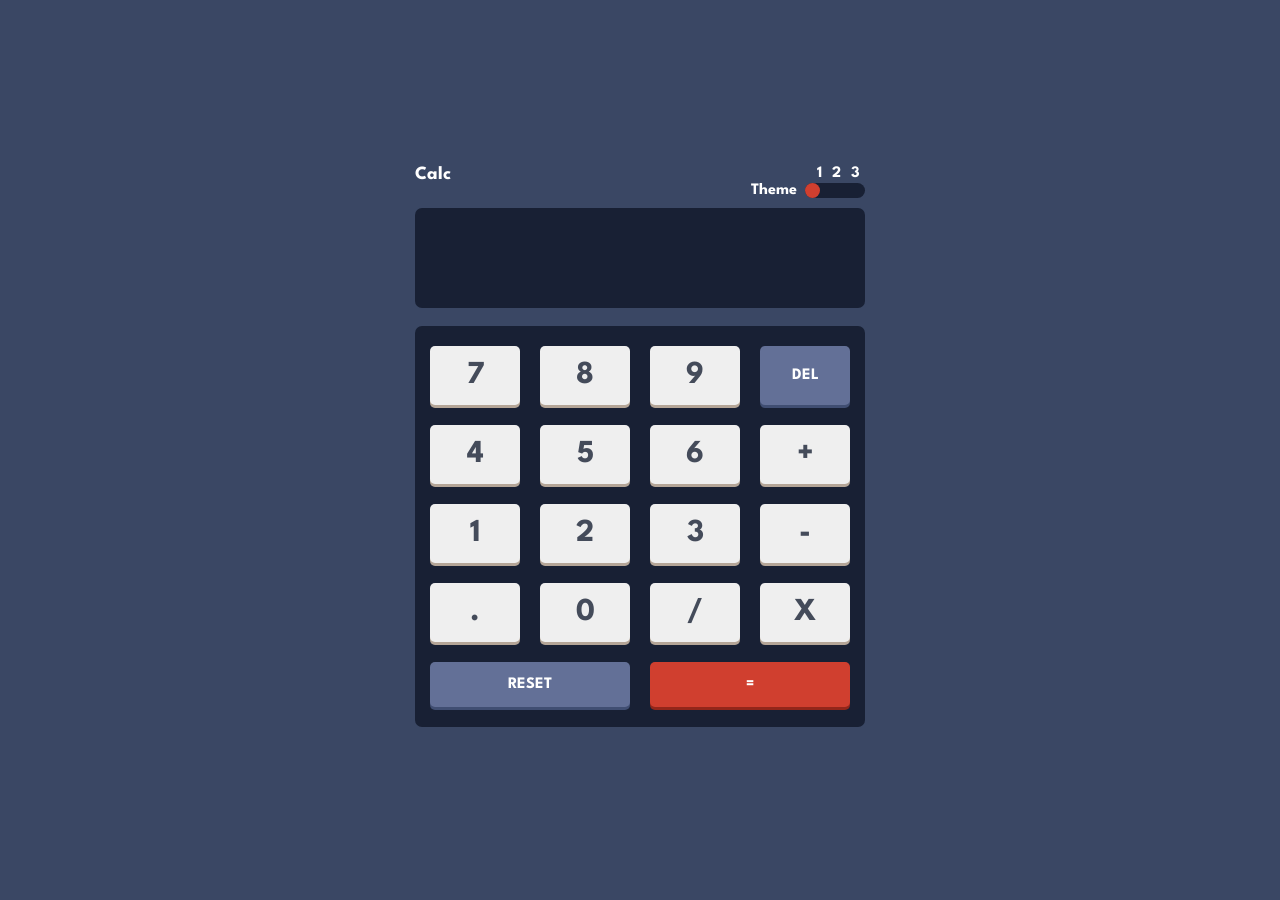
<file: my-simple-calc/index.html>
<!DOCTYPE html>
<html>
<head>
	<meta charset="utf-8">
	<title>Calculator App</title>
	<link rel="stylesheet" type="text/css" href="style.css">
	<meta name="viewport" content="width=device-width, initial-scale=1.0">
</head>
<body>
	<div class="coantainer">
		<div class="title">
			<div class="toggle">
				<h3>Calc</h3>
				<div class="right">
					<p id="one">1</p>
					<p id="two">2</p>
					<p id="three">3</p>
				</div>
			</div>
			<div class="control">
				<p>Theme</p>
				<div class="box">
					<div id="circle"></div>
				</div>
			</div>
		</div>
		<div class="screen">
			<form name="calc">
				<input type="text" name="text" readonly id="screen">
			</form>
		</div>
		<div class="cal-body">
			<div class="btn">
				<button class="num" onclick="document.calc.text.value+='7'">7</button>
				<button class="num" onclick="document.calc.text.value+='8'">8</button>
				<button class="num" onclick="document.calc.text.value+='9'">9</button>
				<button class="del" onclick="del()">DEL</button>
				<button class="num" onclick="document.calc.text.value+='4'">4</button>
				<button class="num" onclick="document.calc.text.value+='5'">5</button>
				<button class="num" onclick="document.calc.text.value+='6'">6</button>
				<button onclick="document.calc.text.value+='+'">+</button>
				<button class="num" onclick="document.calc.text.value+='1'">1</button>
				<button class="num" onclick="document.calc.text.value+='2'">2</button>
				<button class="num" onclick="document.calc.text.value+='3'">3</button>
				<button onclick="document.calc.text.value+='-'">-</button>
				<button onclick="document.calc.text.value+='.'">.</button>
				<button class="num" onclick="document.calc.text.value+='0'">0</button>
				<button onclick="document.calc.text.value+='/'">/</button>
				<button onclick="document.calc.text.value+='*'">X</button>
				<button class="reset" onclick="document.calc.text.value=''">RESET</button>
				<button class="equal" onclick="document.calc.text.value= eval(calc.text.value)">=</button>
			</div>
		</div>
	</div>
	<script src="calculator.js"></script>
</body>
</html>
</file>
<file: my-simple-calc/style.css>
@import url('https://fonts.googleapis.com/css2?family=Spartan:wght@700&display=swap');
*{
	padding: 0;
	margin: 0;
	box-sizing: border-box;
	font-family: 'Spartan', sans-serif;
	color: hsl(221, 14%, 31%);
	font-weight: 700;
}

:root{
	--mainbgcolor: hsl(222, 26%, 31%);
	--mainbg1color: hsl(0, 0%, 90%);
	--mainbg2color: hsl(268, 75%, 9%);
	--twotkbg: hsl(0, 5%, 81%);
	--tbgkbgsbg: hsl(268, 71%, 12%);
}
body{
	width: 100%;
	max-width: 1440px;
	background-color: var(--mainbgcolor);
	height: 100vh;
	display: flex;
	justify-content: center;
	align-items: center;
	flex-direction: column;

}
body.active1{
	background-color: var(--mainbg1color);
}
body.active1 .btn{
	background-color: var(--twotkbg);
}
body.active2{
	background-color: var(--mainbg2color);
}
.toggle{
	display: flex;
	justify-content: space-between;
}
.right{
	display: flex;
	justify-content: flex-end;
}
.toggle p{
	margin: 0 5px;
	color: #FFF;
	cursor: pointer;
}
body.active1 .toggle h3{
	color: #111;
}
body.active2 .toggle h3{
	color: hsl(52, 100%, 62%);
}
h3{
	color: #FFF;
}
.control{
	display: flex;
	justify-content: flex-end;
}
.control .box{
	width: 60px;
	height: 15px;
	background-color: hsl(224, 36%, 15%);
	border-radius: 30px;
	margin-left: 4px;
	position: relative;
}
body.active1 .control .box{
	background-color: var(--twotkbg);
}
body.active2 .control #circle{
	background-color: hsl(176, 100%, 44%);
}
.control #circle{
	width: 15px;
	height: 15px;
	background-color: hsl(6, 63%, 50%);
	position: absolute;
	top: 0;
	left: 0;
	z-index: 1;
	border-radius: 30px;
}
body.active1 .control #circle{
	background-color: hsl(25, 98%, 40%);
}
.control p{
	color: #FFF;
	cursor: pointer;
	margin-right: 4px;
}
body.active1 .control p{
	color: #111;
}
body.active1 .right p{
	color: #111;
}
body.active2 .control p{
	color: hsl(52, 100%, 62%);
}
body.active2 .right p{
	color: hsl(52, 100%, 62%);
}
.screen{
	width: 450px;
}
#screen{
	width: 100%;
	height: 100px;
	margin: 10px 0;
	text-align: right;
	font-size: 32px;
	background-color: hsl(224, 36%, 15%);
	color: #FFF;
	border: 0;
	outline: none;
	border-radius: 7px;
}
body.active1 #screen{
	background-color: hsl(0, 0%, 93%);
	color: #111;
}
body.active2 #screen{
	background-color: var(--tbgkbgsbg);
	color: hsl(52, 100%, 62%);
}
button{
	width: 90px;
    padding: 15px;
    outline: none;
    cursor: pointer;
    border: 0;
    border-radius: 5px;
    box-shadow: 0px 3px 0px 0px hsl(28, 16%, 65%);
    margin: 10px 10px;
    font-size: 32px;
    color: ;
}
body.active1 button{
	box-shadow: 0px 3px 0px 0px hsl(35, 11%, 61%);
}
body.active2 button{
	box-shadow: 0px 3px 0px 0px hsl(268, 47%, 21%);
	background-color: hsl(290, 70%, 36%);
	color: hsl(52, 100%, 62%);
}
.btn{
	display: flex;
	width: 450px;
	flex-flow: wrap;
	background-color: hsl(224, 36%, 15%);
	padding: 10px 5px;
	margin: 8px 0;
	border-radius: 7px;
}
body.active2 .btn{
	background-color: var(--tbgkbgsbg);
}
.reset,.del{
	box-shadow: 0px 3px 0px 0px hsl(224, 28%, 35%);
	background-color: hsl(225, 21%, 49%);
	color: #FFF;
	font-size: 16px;
}
body.active1 .reset, body.active1 .del{
	box-shadow: 0px 3px 0px 0px hsl(35, 11%, 61%);
	background-color: hsl(185, 42%, 37%);
}
body.active2 .reset, body.active2 .del{
	box-shadow: 0px 3px 0px 0px hsl(290, 70%, 36%);
	background-color: hsl(268, 47%, 21%);
	color: #fff;
}
.reset,.equal{
	width: 200px;
	color: #FFF;
	font-size: 16px;
}
.equal{
	box-shadow: 0px 3px 0px 0px hsl(6, 70%, 34%);
	background-color: hsl(6, 63%, 50%);
}
body.active1 .equal{
	box-shadow: 0px 3px 0px 0px hsl(25, 99%, 27%);
	background-color: hsl(25, 98%, 40%);
}
body.active2 .equal{
	box-shadow: 0px 3px 0px 0px hsl(177, 92%, 70%);
	background-color: hsl(176, 100%, 44%);
	color: #fff;
}
.num{

}
</file>
